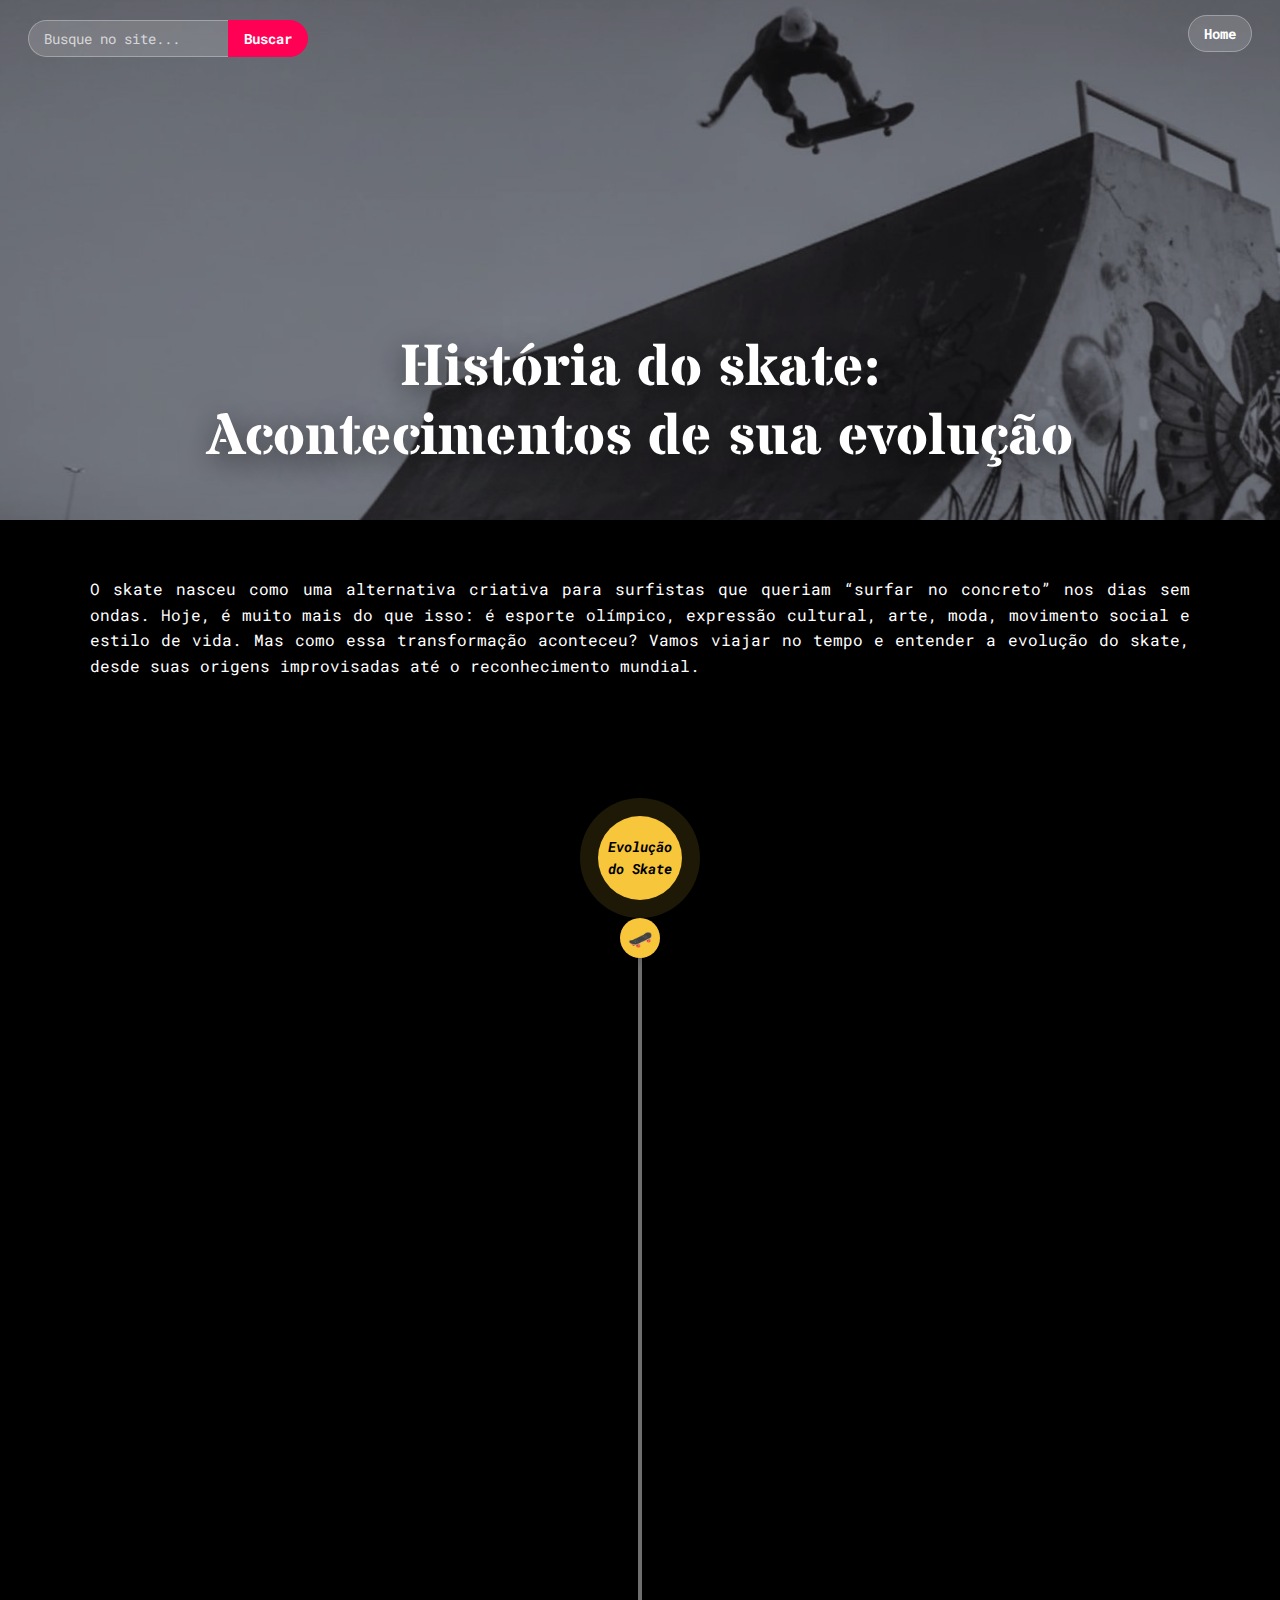
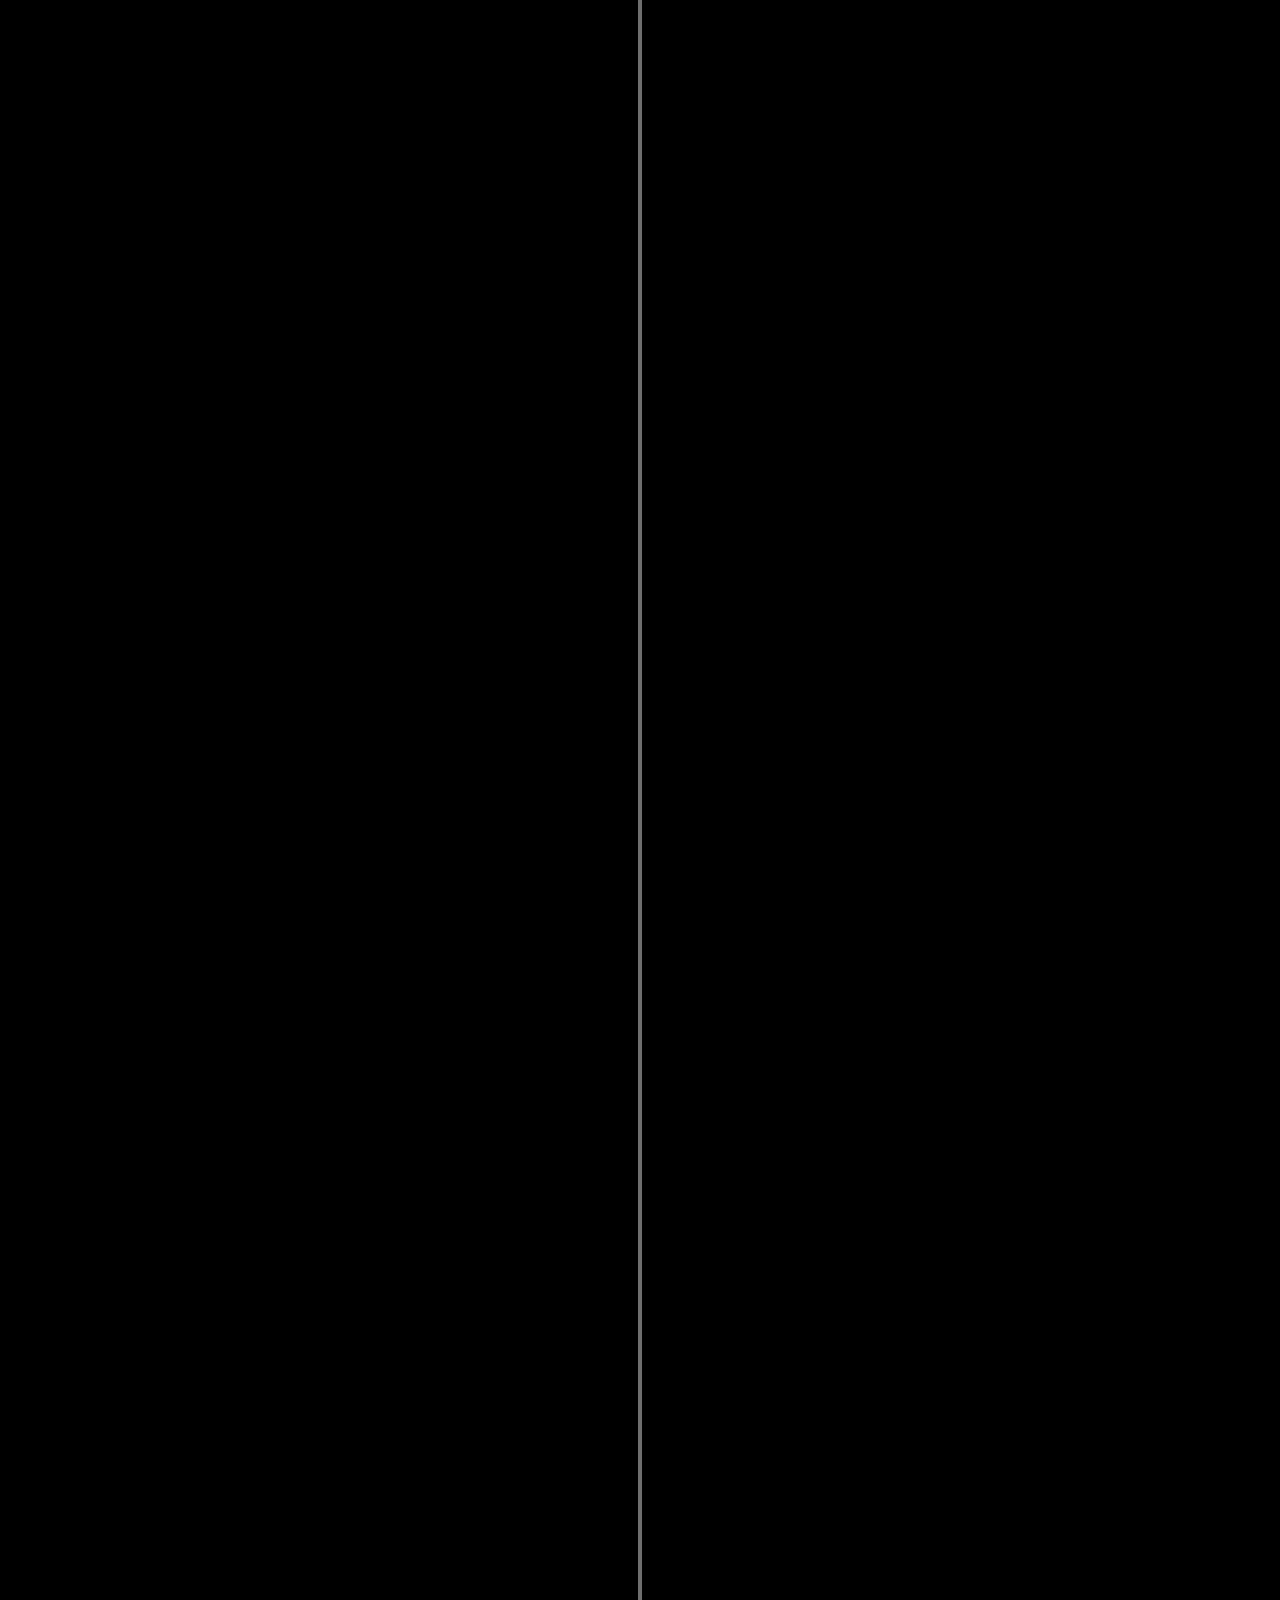
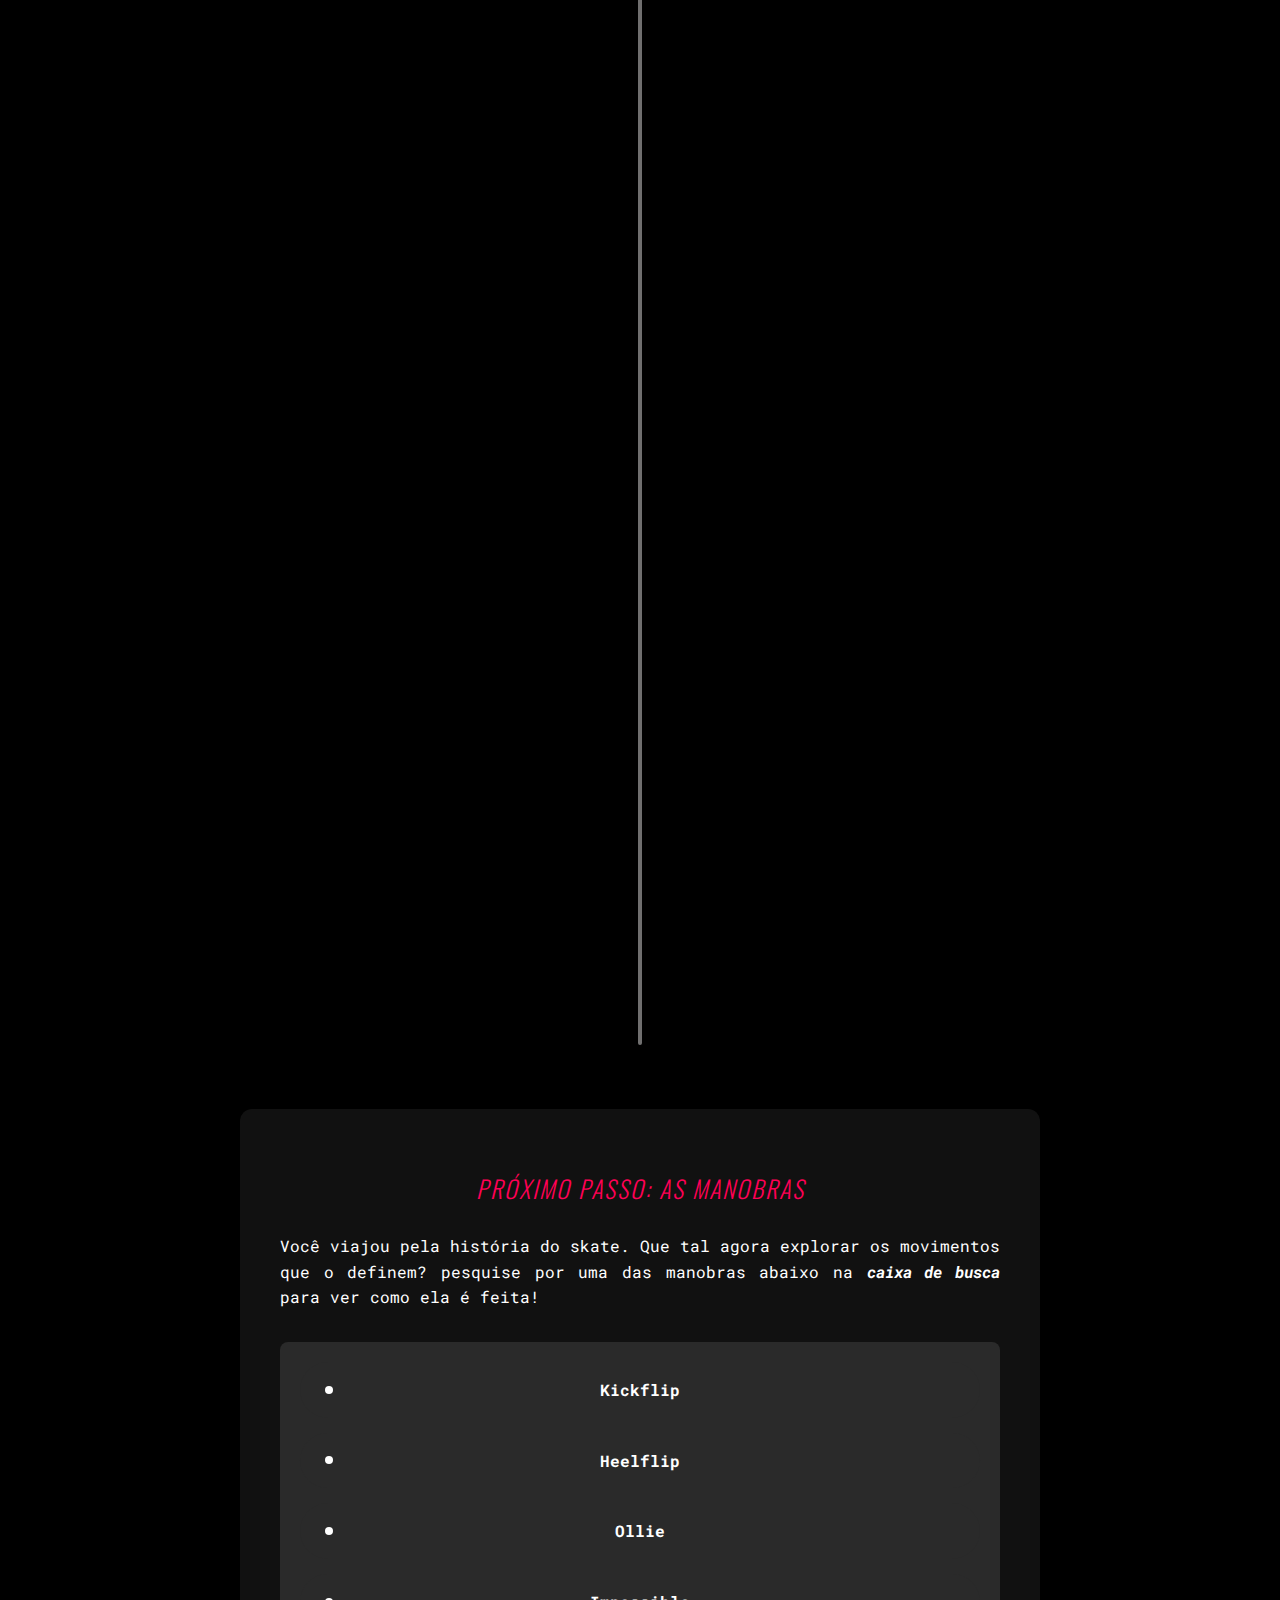
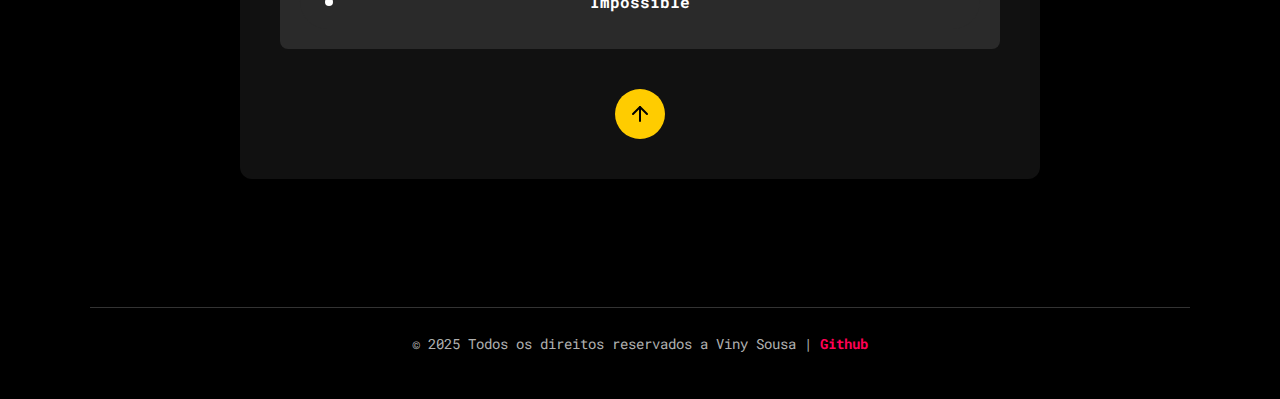
<file: index.html>
<!DOCTYPE html>
<html lang="pt-br">
<head>
    <meta charset="UTF-8">
    <meta name="viewport" content="width=device-width, initial-scale=1.0">
    <link rel="stylesheet" href="style.css">
    <title>Evolução do Skate</title>
</head>
<body>
    <header class="hero">
        <div class="hero-search">
            <input type="search" id="search-input" placeholder="Busque no site...">
            <button id="search-button">Buscar</button>
        </div>
        <div class="hero-home-link">
            <a href="#" id="home-button" class="button-link">Home</a>
        </div>

        <div class="hero-content">
            <h1>História do skate:<br>Acontecimentos de sua evolução</h1>
        </div>
    </header>

    <div class="container">

        <!-- Container para o resultado da busca (inicialmente oculto) -->
        <div id="search-result-container" class="hidden"></div>

        <!-- Conteúdo principal que será ocultado durante a busca -->
        <div id="main-content">
            <main>
                <!-- Parágrafo introdutório  -->
                <section class="intro-section">
                    <p class="intro">O skate nasceu como uma alternativa criativa para surfistas que queriam “surfar no concreto” nos dias sem ondas. Hoje, é muito mais do que isso: é esporte olímpico, expressão cultural, arte, moda, movimento social e estilo de vida. Mas como essa transformação aconteceu? Vamos viajar no tempo e entender a evolução do skate, desde suas origens improvisadas até o reconhecimento mundial.</p>
                </section>
    
                <!-- Timeline e marcadores -->
                <div class="timeline">
                    <div class="timeline-top">
                        <div class="timeline-top-outer">
                            <div class="timeline-top-inner">Evolução do Skate</div>
                        </div>
                    </div>
                    <div class="timeline-line" id="timeline-line"></div>
                    <div class="timeline-marker" id="timeline-marker">🛹</div>
                </div>
    
                <!-- O conteúdo da timeline será inserido aqui pelo script.js -->
                <section class="timeline-section" id="timeline-container"></section>
    
                <!-- Seção de Manobras -->
                <section class="maneuvers-section" id="maneuvers">
                    <div class="maneuvers-card">
                        <h2>Próximo Passo: As Manobras</h2>
                        <p>Você viajou pela história do skate. Que tal agora explorar os movimentos que o definem? pesquise por uma das manobras abaixo na <span class="highlight-text">caixa de busca</span> para ver como ela é feita!</p>
                        <ul>
                            <li>Kickflip</li>
                            <li>Heelflip</li>
                            <li>Ollie</li>
                            <li>Impossible</li>
                        </ul>
                        <button class="scroll-to-top-btn" onclick="window.scrollTo({top: 0, behavior: 'smooth'});" aria-label="Voltar ao topo">
                            <svg xmlns="http://www.w3.org/2000/svg" width="24" height="24" viewBox="0 0 24 24" fill="none" stroke="currentColor" stroke-width="2" stroke-linecap="round" stroke-linejoin="round">
                                <path d="M12 19V5"></path>
                                <path d="m5 12 7-7 7 7"></path>
                            </svg>
                        </button>
                    </div>
                </section>
    
            </main>
        </div>

        <footer>
            <p>&copy; 2025 Todos os direitos reservados a Viny Sousa | <a href="https://github.com/ViinySousa" target="_blank" rel="noopener noreferrer">Github</a></p>
        </footer>
    </div>
    <script src="script.js"></script>
</body>
</html>
</html>
</file>
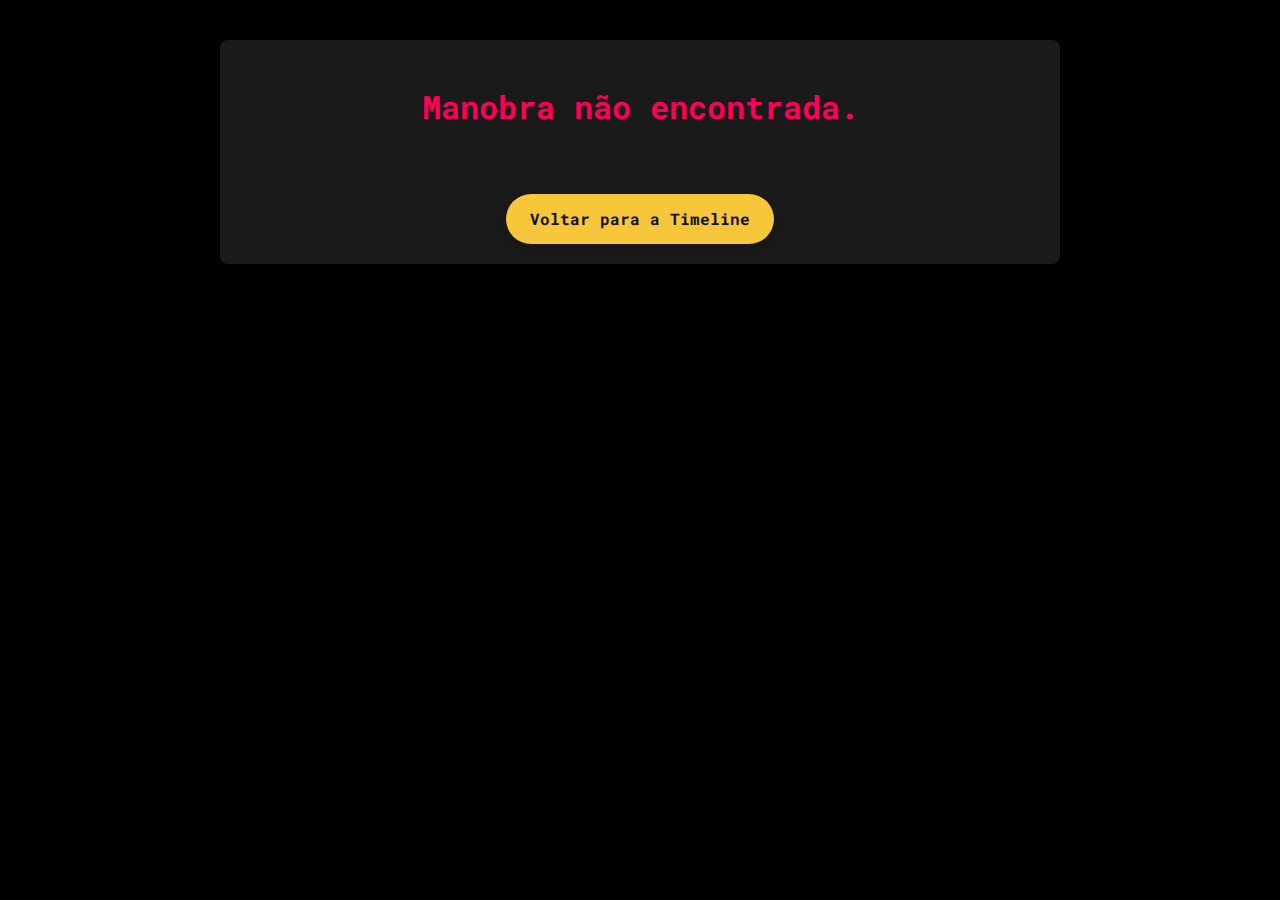
<file: manobra.html>
<!DOCTYPE html>
<html lang="pt-BR">
<head>
    <meta charset="UTF-8">
    <meta name="viewport" content="width=device-width, initial-scale=1.0">
    <title>Detalhes da Manobra</title>
    <link rel="stylesheet" href="style.css"> <!-- Reutilize seu CSS -->
</head>
<body>
    <div id="maneuver-content" class="maneuver-details">
        <!-- O conteúdo será inserido aqui pelo JavaScript -->
        <h1>Carregando...</h1>
    </div>

    <!-- Carrega o script da página de manobras -->
    <script src="manobras.js" defer></script>
</body>
</html>
</file>
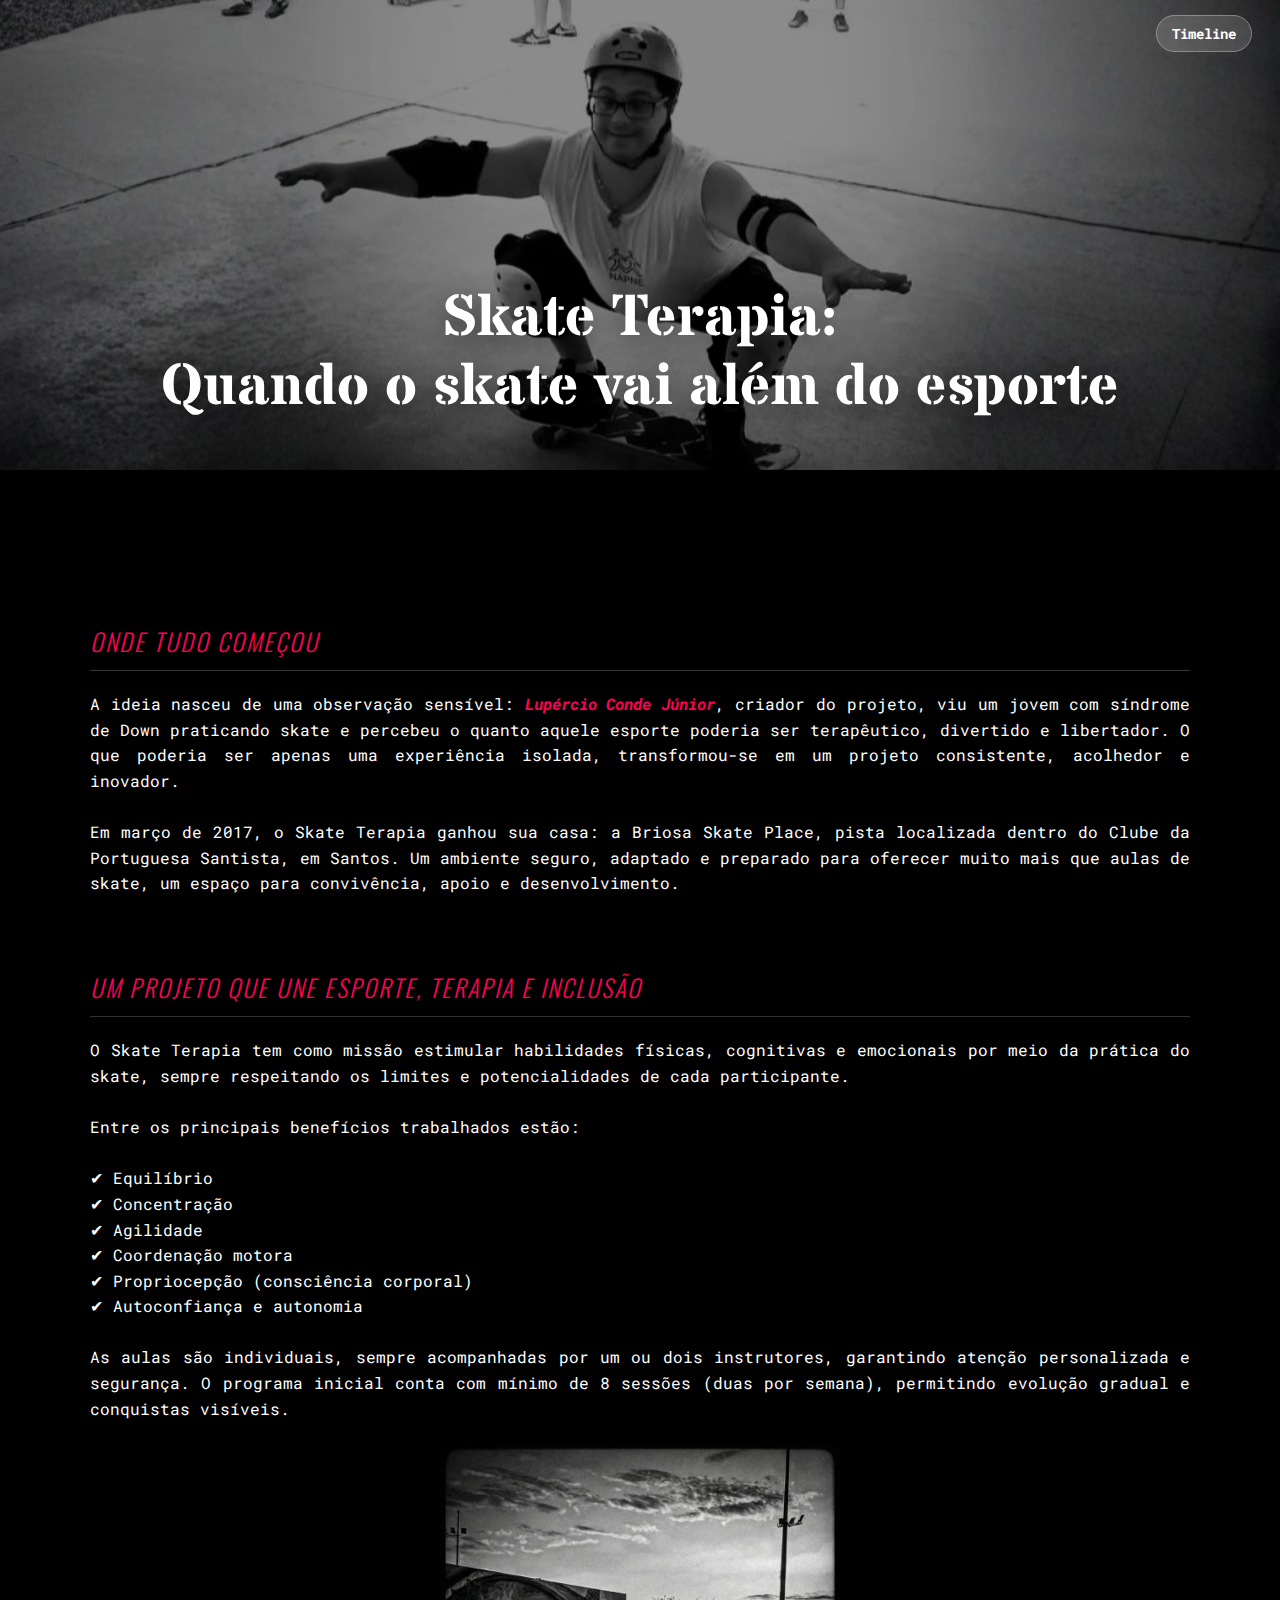
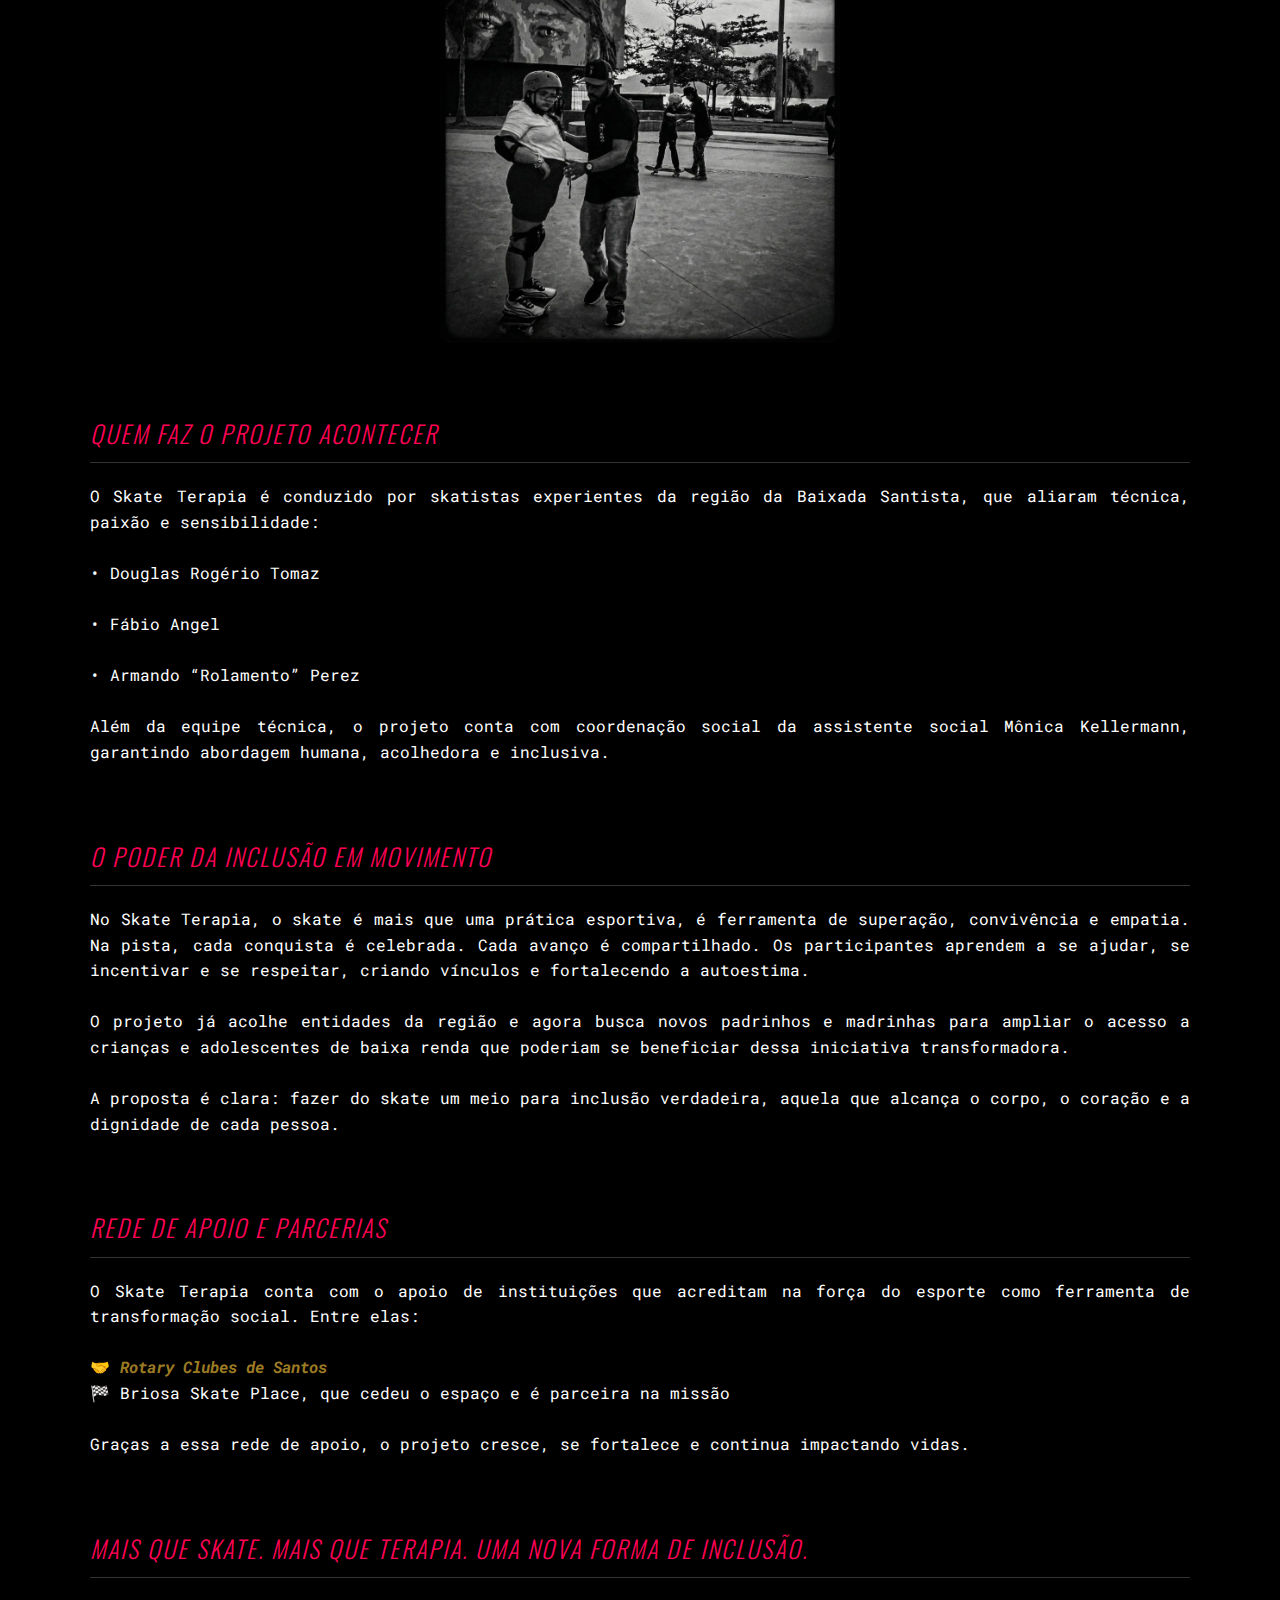
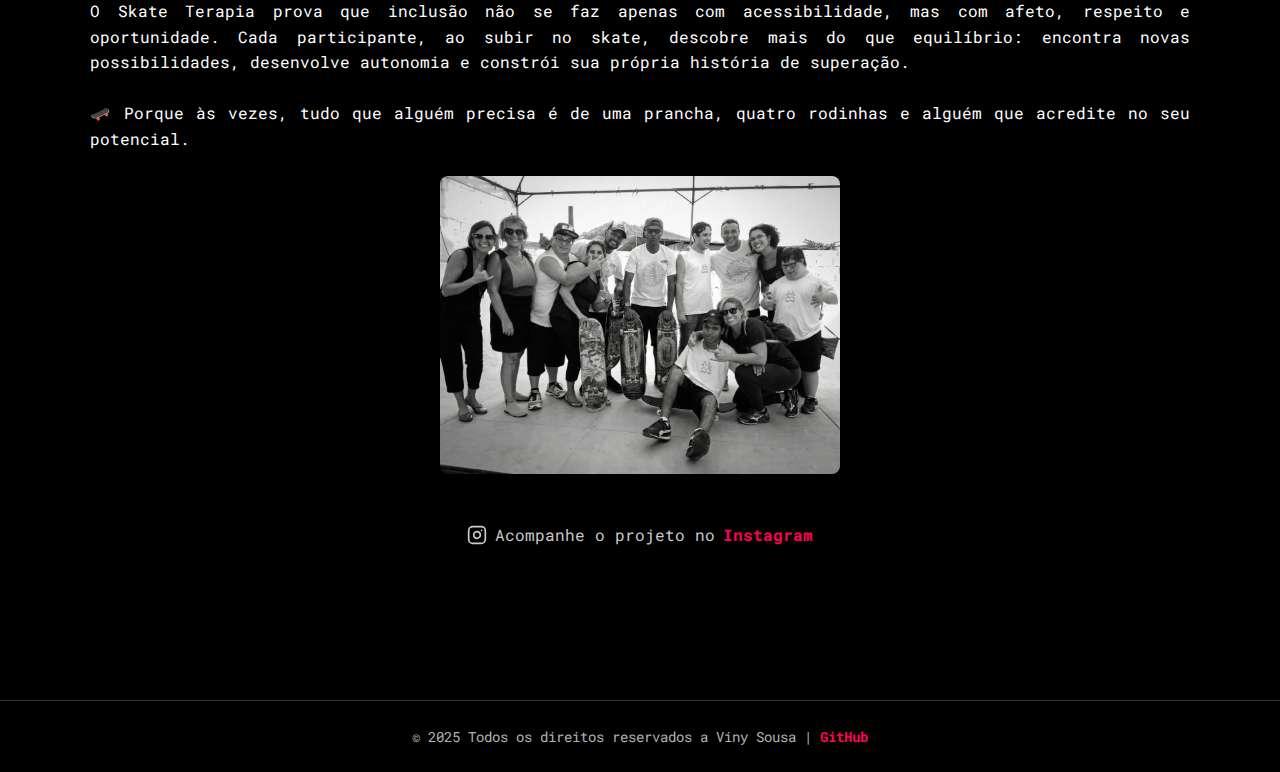
<file: skate-terapia.html>
<!DOCTYPE html>
<html lang="pt-br">
<head>
    <meta charset="UTF-8">
    <meta name="viewport" content="width=device-width, initial-scale=1.0">
    <link rel="stylesheet" href="style.css">
    <title>Skate Terapia - A Evolução do Skate</title>
</head>
<body>
    <!-- Hero da página de artigo -->
    <header class="hero hero-skate-terapia">
        <div class="hero-home-link">
            <a href="index.html">Timeline</a>
        </div>
        <div class="hero-content">
            <h1>Skate Terapia: <br>Quando o skate vai além do esporte</h1>
        </div>
    </header>

    <div class="container">
        <main>
            <!-- O conteúdo do JSON será inserido aqui pelo skate-terapia.js -->
            <article class="article-content" id="skate-terapia-content"> 
                <p class="article-intro">O skate sempre foi sinônimo de liberdade e superação, mas você sabia que ele também pode ser uma poderosa ferramenta terapêutica? Conheça o "Skate Terapia", um movimento que utiliza a prancha e as rodinhas para promover saúde mental, inclusão social e desenvolvimento motor.</p>
            </article>
        </main>
    </div>

    <footer>
        <p>&copy; 2025 Todos os direitos reservados a Viny Sousa | <a href="https://github.com/ViinySousa" target="_blank" rel="noopener noreferrer">GitHub</a></p>
    </footer>

    <!-- Carrega o script externo que renderiza o conteúdo dinamicamente -->
    <script src="skate-terapia.js"></script>
</body>
</html>
</file>
<file: style.css>
/* --- Importação de Fontes Externas --- */
/* Importa as fontes 'Oswald', 'Roboto Mono' e 'Stardos Stencil' do Google Fonts para serem usadas no projeto. */
@import url('https://fonts.googleapis.com/css2?family=Oswald:wght@300&family=Roboto+Mono&family=Stardos+Stencil:wght@700&display=swap');

/* --- Variáveis de Cor (Custom Properties) --- */
/* Define uma paleta de cores centralizada para facilitar a manutenção e garantir consistência no design. */
:root {
    --cor-fundo: #000000; /* Cor de fundo principal (preto) */
    --cor-texto: #FFFFFF;
    --cor-destaque: #FF0055;
    --cor-destaque-hover: #d40047;
    --cor-timeline: #F7C63A;
    --cor-timeline-link: #f7c53aa6;
    --cor-cinza-escuro: #333333;
}

/* --- Estilos Globais e Reset --- */
/* Define estilos base para todo o corpo do documento, garantindo uma aparência consistente. */
body {
    background-color: var(--cor-fundo); /* Fundo principal */
    color: var(--cor-texto); /* Cor do texto padrão */
    font-family: 'Roboto Mono', monospace; /* Fonte para parágrafos */
    line-height: 1.6;
    margin: 0;
    padding: 0;
}

/* --- Layout do Container Principal --- */
/* Cria um container centralizado com largura máxima para o conteúdo principal, mantendo-o legível em telas grandes. */
.container {
    max-width: 1100px;
    margin: 0 auto;
    padding: 20px;
}

/* --- Componente: Botão com Aparência de Link --- */
.button-link { /* Estilo para o botão "Skate Terapia" */
    background-color: rgba(255, 255, 255, 0.15);
    border: 1px solid rgba(255, 255, 255, 0.3);
    color: var(--cor-texto);
    padding: 8px 15px;
    border-radius: 20px;
    font-family: 'Roboto Mono', monospace;
    font-size: 0.9rem;
    text-decoration: none;
    font-weight: bold;
    transition: all 0.3s ease;
}

/* Efeito hover para o botão, mudando a cor de fundo para a cor de destaque. */
.button-link:hover {
    background-color: var(--cor-destaque);
    border-color: var(--cor-destaque);
    color: var(--cor-texto); /* Garante que o texto permaneça branco */
}

/* --- Estilos da Navegação Principal --- */
nav ul {
    list-style: none;
    padding: 0;
    margin: 0;
}

nav ul li {
    display: inline;
    margin: 0 15px;
}

nav a {
    color: var(--cor-destaque); /* Destaque para links */
    text-decoration: none;
    font-weight: bold;
    transition: color 0.3s ease;
}

/* Efeito hover para os links da navegação. */
nav a:hover {
    color: var(--cor-texto); /* Efeito ao passar o mouse */
    text-decoration: underline;
}

/* --- Estilos do Conteúdo Principal --- */
/* --- Conteúdo Principal --- */
main {
    padding: 20px 0;
}

h2 {
    color: var(--cor-destaque); /* Destaque para subtítulos */
    font-family: 'Oswald', sans-serif; /* Estilo Stencil/Display mais fino */
    font-weight: 300; /* Peso leve */
    text-transform: uppercase; /* Caixa Alta */
    letter-spacing: 2px; /* Espaçamento entre letras */
    border-bottom: 1px solid var(--cor-cinza-escuro);
    padding-bottom: 10px;
    font-style: italic; /* Adicionado estilo itálico */
}

/* Justifica o texto dos parágrafos para um alinhamento mais limpo. */
p {
    text-align: justify;
}

/* --- Seção Hero (Banner Principal) --- */
/* --- Hero / Capa --- */
.hero {
    position: relative;
    background-image: url("imagens/skate-capa.jpg");
    background-size: cover;
    background-position: center 20%; /* Ajustado para mostrar mais do topo da imagem (skatista) */
    background-repeat: no-repeat;
    min-height: 520px;
    display: flex;
    align-items: stretch; /* permite que .hero-content ocupe toda a altura */    
}

/* Cria uma sobreposição escura sobre a imagem de fundo do hero para melhorar a legibilidade do texto. */
.hero::before {
    content: "";
    position: absolute;
    inset: 0;
    background: rgba(0,0,0,0.45);
    z-index: 0;
}

/* Container para o conteúdo de texto dentro do hero, posicionado na parte inferior. */
.hero-content {
    position: absolute; /* fixa o bloco no fundo da hero */
    z-index: 1;
    left: 0;
    right: 0;
    bottom: 0; /* posiciona no rodapé */
    max-width: 1200px;
    width: 100%;
    margin: 0 auto;
    padding: 20px 28px 48px; /* top, sides, bottom: h1 ficará próximo ao final */
    box-sizing: border-box;
    text-align: center; /* Centraliza o H1 */
}

/* Estilo para o título principal (H1) no hero. */
.hero h1 {
    margin: 0;
    color: var(--cor-texto);
    font-family: 'Stardos Stencil', cursive;
    font-weight: 700;
    font-size: clamp(1.6rem, 4.5vw, 3.8rem); /* Tamanho da fonte reduzido novamente */
    line-height: 1.2; /* Aumentado para acomodar a quebra de linha */
    text-shadow: 0 8px 30px rgba(0,0,0,0.6);
}

/* Garante que o título H1 tenha um contexto de posicionamento para z-index. */
/* Garantia adicional para que o título fique sempre visível no rodapé */
.hero h1 {
    position: relative;
}

/* Estilos para a navegação interna do hero (não utilizada no layout final, mas presente no código). */
.hero-nav ul {
    list-style: none;
    padding: 0;
    margin: 0;
    display: flex;
    gap: 12px;
    justify-content: center; /* centraliza os links no topo */
}

/* Estilos para os links da navegação do hero. */
.hero-nav a {
    color: var(--cor-texto);
    text-decoration: none;
    background: rgba(0,0,0,0.35);
    padding: 6px 10px; /* menor padding */
    border-radius: 18px;
    font-weight: 600;
    font-size: 0.95rem; /* reduzido conforme solicitado */
}

/* --- Componente: Caixa de Busca no Hero --- */
/* Posiciona a caixa de busca no canto superior esquerdo do hero. */
.hero-search {
    position: absolute;
    top: 20px;
    left: 28px;
    z-index: 2;
    display: flex;
}

/* Estiliza o campo de input da busca. */
.hero-search input[type="search"] {
    background-color: rgba(255, 255, 255, 0.15);
    border: 1px solid rgba(255, 255, 255, 0.3);
    color: var(--cor-texto);
    padding: 8px 15px;
    border-radius: 20px 0 0 20px; /* Bordas arredondadas apenas à esquerda */
    font-family: 'Roboto Mono', monospace;
    font-size: 0.9rem;
    transition: background-color 0.3s ease;
    border-right: none; /* Remove a borda direita para unir ao botão */
    width: 200px; /* Largura inicial */
}

/* Estiliza o texto do placeholder do campo de busca. */
.hero-search input[type="search"]::placeholder {
    color: rgba(255, 255, 255, 0.7);
}

/* Estilo do campo de busca quando está em foco. */
.hero-search input[type="search"]:focus {
    background-color: rgba(0, 0, 0, 0.5);
    outline: none;
}

.hero-search button {
    /* Estiliza o botão de busca. */
    background-color: var(--cor-destaque);
    border: 1px solid var(--cor-destaque);
    color: var(--cor-texto);
    padding: 8px 15px;
    border-radius: 0 20px 20px 0; /* Bordas arredondadas apenas à direita */
    font-family: 'Roboto Mono', monospace;
    font-size: 0.9rem;
    cursor: pointer;
    transition: background-color 0.3s ease;
    font-weight: bold;
}

/* Efeito hover para o botão de busca. */
.hero-search button:hover {
    background-color: var(--cor-destaque-hover); /* Tom mais escuro de rosa no hover */
}

/* Ajusta a borda do botão quando o input ao lado está em foco, para manter a consistência visual. */
.hero-search input[type="search"]:focus + button {
    border-color: rgba(255, 255, 255, 0.3); /* Mantém a borda do botão consistente com o foco do input */
}

/* --- Componente: Botão "Home" no Hero --- */
/* Posiciona o link "Home" no canto superior direito do hero. */
.hero-home-link {
    position: absolute;
    top: 20px;
    right: 28px;
    z-index: 2;
}

/* Estiliza o link "Home" para parecer um botão. */
.hero-home-link a { /* Estilo separado para o botão "Home" */
    background-color: rgba(255, 255, 255, 0.15);
    border: 1px solid rgba(255, 255, 255, 0.3);
    color: var(--cor-texto);
    padding: 8px 15px;
    border-radius: 20px;
    font-family: 'Roboto Mono', monospace;
    font-size: 0.9rem;
    text-decoration: none;
    font-weight: bold;
    transition: all 0.3s ease;
}

/* Efeito hover para o botão "Home". */
.hero-home-link a:hover {
    background-color: var(--cor-destaque);
    border-color: var(--cor-destaque);
}

/* --- Media Query para Telas Pequenas (Responsividade) --- */
/* Ajusta o layout para telas com largura máxima de 700px. */
@media (max-width: 700px) {
    .hero {
        min-height: 420px; /* Ajusta a altura do hero */
    }
    .hero h1 {
        font-size: clamp(1.6rem, 8vw, 2.4rem); /* Ajusta o tamanho da fonte do título */
    }
    .container {
        padding: 16px; /* Ajusta o padding do container principal */
    }
    .hero-search {
        left: 16px;
        top: 16px;
        width: calc(100% - 95px); /* Ajusta a largura para dar espaço ao menu */
    }
    
    /* Esconde os botões originais em telas menores */
    .hero-home-link {
        right: 16px;
        top: 16px;
    }
}

/* --- Estilos da Timeline --- */
/* Container principal da timeline, posicionado de forma relativa para servir de referência para seus filhos. */
.timeline {
    position: relative;
    margin: 120px auto 48px; /* Aumentei a margem superior para empurrar a timeline para baixo */
    width: 140px;
    pointer-events: none;
    z-index: 50; /* Garante que a timeline fique sobre outros elementos */
}
/* --- Estilos para o "Modo de Busca Ativo" --- */

body.search-active .hero {
    min-height: 80px; /* Reduz a altura para criar uma "barra" */
    background-position: center 74%; /* Ajusta a imagem de fundo */
    background-image: url("imagens/skate-capa02.jpg"); /* Nova imagem para o modo de busca */
}

/* Esconde o conteúdo do hero (título H1) quando a busca está ativa. */
body.search-active .hero-content {
    display: none;
}

/* Esconde a seção de introdução (se houver) quando a busca está ativa. */
body.search-active .intro-section {
    display: none;
}

/* Esconde o topo da timeline (círculo com texto) quando a busca está ativa. */
body.search-active .timeline-top { /* Oculta o título "Evolução do Skate" da timeline */
    display: none;
}

/* Sobe a timeline para perto do topo quando a busca está ativa. */
body.search-active .timeline {
    margin-top: 40px;
}

/* Esconde a linha e o marcador da timeline quando a busca está ativa, mostrando apenas o resultado. */
body.search-active .timeline-line,
body.search-active .timeline-marker {
    display: none;
}

/* --- Componentes da Timeline --- */

/* Estilo do topo da timeline (círculo amarelo com texto). */
.timeline-top {
    display: flex;
    justify-content: center;
    margin-bottom: 8px;
}

.timeline-top-outer{
    width: 120px;
    height: 120px;
    border-radius: 50%;
    background: rgba(245, 205, 48, 0.12);
    display: flex;
    align-items: center;
    justify-content: center;
}

.timeline-top-inner{
    width: 84px;
    height: 84px;
    border-radius: 50%;
    background: var(--cor-timeline);
    display:flex;
    align-items:center;
    justify-content:center;
    color: #000;
    font-weight:700;
    text-align:center;
    font-style: italic;
    font-size:14px;
    pointer-events: auto;
}

/* A linha vertical central da timeline. */
.timeline-line{
    position: absolute;
    left: 50%;
    transform: translateX(-50%);
    top: auto;
    height: auto;
    width: 4px;
    background: rgba(255, 253, 253, 0.438); /* Cor da linha com 60% de opacidade */
    border-radius: 2px;
}

/* O marcador circular que se move ao longo da linha da timeline. */
.timeline-marker{
    position: absolute;
    left: 50%;
    transform: translate(-50%, 0);
    width: 40px;
    height: 40px;
    border-radius: 50%;
    background: var(--cor-timeline);
    display:flex;
    align-items:center;
    justify-content:center;
    color:#004d00;
    font-size:20px;
    box-shadow: 0 4px 8px rgba(0,0,0,0.12);    
    transition: none; /* O movimento será controlado 100% pelo JS */
    pointer-events: none;
    top: 120px; /* Posição inicial: Alinhado com o fim do círculo superior (que tem 120px de altura) */
}

/* --- Layout do Conteúdo da Timeline --- */
/* Seção que envolve todos os itens da timeline. */
.timeline-section{
    max-width: 1200px;
    margin: 0 auto;
    padding: 48px 24px;
}

/* Estilo base para cada item (evento) da timeline. */
.timeline-item{
    display: block;
    width: calc(60% - 100px);
    max-width: 720px;
    padding: 22px 28px;
    box-sizing: border-box;
    opacity: 0;
    transform: translateY(20px) translateX(0);
    transition: all 0.6s cubic-bezier(.2,.9,.3,1);
}

/* Alinha os itens da esquerda para a esquerda. */
.timeline-item.left{
    margin-left: 0;
    margin-right: auto;
    text-align: left;
}

/* Alinha os itens da direita para a direita. */
.timeline-item.right{
    margin-left: auto;
    margin-right: 0;
    text-align: right;
}

/* Ajuste para que os parágrafos ocupem melhor o espaço disponível */
.timeline-item.right p {
    text-align: right;
}

/* Ajuste para que o parágrafo siga o alinhamento do container à esquerda */
.timeline-item.left p {
    text-align: left;
}

/* Classe adicionada via JavaScript quando o item entra na tela, tornando-o visível com uma animação. */
.timeline-item.in-view{
    opacity: 1;
    transform: translateY(0) translateX(0) scale(1.02);
    will-change: transform, opacity;
}

/* Estilo do título dentro de um item da timeline. */
.timeline-item h2{ 
    margin-top: 0;
    font-size: 1.25rem;
    line-height: 1.25;
    margin-bottom: 8px;
    letter-spacing: 1px;
}

/* Estilo do parágrafo de introdução dentro de um item da timeline. */
.timeline-item .intro{
    font-size: 1.05rem;
}

/* --- Media Query para Telas Médias (Responsividade da Timeline) --- */
@media (max-width: 900px){
    /* Em telas menores, a timeline se torna um layout de bloco único, vertical. */
    .timeline {
        position: relative;
        left: auto;
        transform: none;
        width: auto;
        top: 0;
        margin: 18px 0 0 0;
        pointer-events: auto;
    }
    /* Esconde a linha e o marcador em telas menores (exceto no modo de busca) para simplificar o layout. */
    body:not(.search-active) .timeline-line,
    body:not(.search-active) .timeline-marker {
        display: none;
    }    
    .timeline-item{ width: 100%; text-align: left; }
}
/* --- Estilos Específicos para a Página "Skate Terapia" --- */

/* --- Hero da página Skate Terapia --- */
.hero-skate-terapia {
    background-image: url("imagens/capa-skate-terapia.jpg");
    min-height: 470px; /* Altura um pouco menor que a principal */
    background-position: center 95%; /* Sobe um pouco a imagem de fundo */
}

/* --- Estilos para a Página de Artigo (Skate Terapia) --- */
/* Cabeçalho fixo para páginas de artigo. */

.page-header {
    background-color: var(--cor-cinza-escuro);
    padding: 16px 0;
    border-bottom: 2px solid var(--cor-destaque);
}

/* Container do conteúdo do cabeçalho da página. */
.page-header-content {
    max-width: 1100px;
    margin: 0 auto;
    padding: 0 20px;
    display: flex;
    justify-content: flex-end; /* Alinha o link à direita */
}

/* Estilo do link "Home" no cabeçalho da página de artigo. */
.page-header .home-link {
    color: var(--cor-texto);
    text-decoration: none;
    font-weight: bold;
    font-family: 'Roboto Mono', monospace;
    padding: 8px 15px;
    border: 1px solid var(--cor-texto);
    border-radius: 20px;
    transition: all 0.3s ease;
}

/* Efeito hover para o link "Home". */
.page-header .home-link:hover {
    background-color: var(--cor-destaque);
    border-color: var(--cor-destaque);
    color: var(--cor-texto);
}

.article-content {
    padding: 40px 0; /* Espaçamento do conteúdo do artigo */
}

/* Estilo para o parágrafo introdutório do artigo. */
.article-content .article-intro {
    font-size: 1.1rem;
    color: rgba(255, 255, 255, 0.9);
    text-align: center;
    max-width: 800px;
    margin: 0 auto 40px;
    font-style: italic;
}

/* Espaçamento entre parágrafos no artigo. */
.article-content p {
    margin-bottom: 1.5em; /* Espaçamento entre parágrafos */
}

/* Espaçamento acima dos subtítulos (H2) no artigo. */
.article-content h2 {
    margin-top: 3em; /* Adiciona um respiro (espaçamento) acima de cada subtítulo */
}

/* Estilo para links de parceria específicos dentro do artigo. */
.article-content p a.link-parceria,
.article-content p a.link-parceria:visited {
    color: #f7c53aa6; /* Cor dourada específica solicitada */
}

/* Estilo para imagens dentro do conteúdo do artigo. */
/* Estilo para imagens dentro do artigo */
.article-image, .skate-therapy-img {
    max-width: 500px; /* Define uma largura máxima para a imagem */
    width: 100%; /* Garante que a imagem seja responsiva */
    height: auto;     /* Mantém a proporção da imagem */
    display: block;   /* Remove espaços extras abaixo da imagem */
    margin: 1em auto 3em; /* Espaçamento vertical e centralização horizontal */
    border-radius: 8px; /* Bordas arredondadas */
    box-shadow: 0 8px 25px rgba(0, 0, 0, 0.5); /* Sombra para dar profundidade */
}

/* Estilo para o link de rede social no final do artigo. */
/* Estilo para o link de rede social no final da página Skate Terapia */
.social-link {
    display: flex;
    align-items: center;
    justify-content: center;
    gap: 8px; /* Espaço entre o ícone e o texto */
    margin-top: 2em;
    font-size: 1rem;
    text-align: center;
    color: rgba(255, 255, 255, 0.8);
}

/* Estilo específico para uma imagem na página Skate Terapia, para controle de tamanho. */
/* Estilo específico para a imagem da página Skate Terapia para controle de tamanho */
.skate-therapy-img {
    max-width: 400px; /* Largura máxima reduzida para esta imagem específica */
}

/* --- Estilos do Rodapé --- */
footer {
    text-align: center;
    padding: 24px 0;
    margin-top: 48px;
    border-top: 1px solid var(--cor-cinza-escuro); /* Linha de separação */
    color: rgba(255, 255, 255, 0.7); /* Branco com leve transparência para sutileza */
    font-size: 0.9rem;
}

footer p {
    margin: 0; /* Remove margem padrão do parágrafo */
    text-align: center; /* Garante a centralização do texto no rodapé */

}

/* --- Estilos Globais para Links de Conteúdo --- */
/* Estilo para links dentro dos itens da timeline e resultados de busca. */
.timeline-item p a,
.timeline-item p a:visited,
.search-result-view p a,
.search-result-view p a:visited {
    color: var(--cor-timeline-link); /* Cor dourada */
    text-decoration: none;
    font-weight: bold;
    transition: color 0.3s ease;
}

/* Efeito hover para esses links. */
.timeline-item p a:hover,
.search-result-view p a:hover {
    color: var(--cor-texto);
    text-decoration: underline;
}

/* Ajuste para um botão-link que esteja dentro de um parágrafo na timeline. */
/* Ajuste para o botão-link dentro de um parágrafo */
.timeline-item p .button-link {
    display: inline-block; /* Permite aplicar margens e padding sem quebrar a linha */
    margin-top: 10px; /* Adiciona um espaço acima do botão */
}

/* Estilos para links no conteúdo do artigo e no rodapé. */
/* Estilos para links no conteúdo do artigo e rodapé */
.article-content p a,
.article-content p a:visited,
footer a,
footer a {
    color: var(--cor-destaque); /* Cor rosa para destaque */
    text-decoration: none;
    font-weight: bold;
    transition: color 0.3s ease;
}

/* Efeito hover para esses links. */
.article-content p a:hover,
footer a:hover {
    color: var(--cor-texto);
    text-decoration: underline;
}

/* --- Seção de Manobras --- */
/* Estilo geral para a seção que apresenta as manobras. */
.maneuvers-section {
    text-align: center;
    padding: 60px 20px;
    margin-top: 40px;
}

/* Card que contém o conteúdo da seção de manobras. */
.maneuvers-card {
    background-color: #111111; /* Fundo cinza muito escuro */
    border-radius: 12px; /* Bordas arredondadas suaves */
    padding: 40px; /* Padding generoso */
    max-width: 800px; /* Largura máxima */
    margin: 0 auto; /* Centralização horizontal */
    box-sizing: border-box;
}

/* Ajuste no título H2 dentro do card de manobras. */
.maneuvers-card h2 {
    border-bottom: none; /* Remove a linha do h2 padrão */
    margin-bottom: 1rem;
}

/* Espaçamento para o parágrafo dentro do card. */
.maneuvers-card p {
    margin-bottom: 2rem; /* Espaçamento abaixo do parágrafo */
}

/* Classe para destacar um texto específico dentro do card. */
.maneuvers-card .highlight-text {
    font-weight: bold;
    font-style: italic;
}

.maneuvers-card ul {
    background-color: #2a2a2a; /* Fundo cinza escuro para a lista */
    border-radius: 8px; /* Bordas arredondadas para o bloco da lista */
    padding: 20px; /* Padding interno ajustado */
    list-style: none; /* Remove o bullet padrão */
    margin: 0 auto 2.5rem; /* Centraliza e adiciona margem inferior */
    display: flex;
    flex-direction: column;
    gap: 15px; /* Espaçamento entre os itens */
}

/* Estilo para cada item da lista de manobras (formato de pílula). */
.maneuvers-card li {
    background-color: #2a2a2a; /* Fundo cinza escuro */
    border-radius: 50px; /* Bordas totalmente arredondadas (pílula) */
    padding: 15px 20px; /* Espaçamento vertical confortável */
    color: var(--cor-texto);
    font-weight: bold; /* Texto em negrito */
    position: relative; /* Necessário para o posicionamento dos pseudo-elementos */
    display: flex;
    justify-content: center; /* Centraliza o texto horizontalmente */
    align-items: center;
    cursor: help; /* Mantém o cursor de ajuda */
    overflow: hidden; /* Esconde o efeito de preenchimento fora dos limites */
    transition: color 0.4s ease-in-out;
    z-index: 1;
}

/* Cria uma bolinha branca customizada no início de cada item da lista. */
.maneuvers-card li::before {
    content: '';
    position: absolute;
    left: 25px; /* Posição fixa à esquerda */
    top: 50%;
    transform: translateY(-50%);
    width: 8px;
    height: 8px;
    background-color: white;
    border-radius: 50%;
    z-index: 2; /* Garante que a bolinha fique sobre o efeito de sweep */
}

/* Garante que o texto permaneça branco no hover para contraste. */
.maneuvers-card li:hover {
    color: var(--cor-texto); /* Mantém o texto branco para melhor contraste com o magenta */
}

/* Pseudo-elemento usado para criar o efeito de preenchimento no hover. */
.maneuvers-card li::after {
    content: '';
    position: absolute;
    top: 0;
    left: 0;
    width: 0;
    height: 100%;
    background-color: var(--cor-destaque); /* Usa a cor magenta da paleta */
    transition: width 0.4s ease-in-out;
    z-index: -1; /* Coloca o efeito atrás do texto e da bolinha */
}

/* No hover, a largura do pseudo-elemento 'after' expande para 100%, criando a animação. */
.maneuvers-card li:hover::after {
    width: 100%; /* Expande o fundo no hover */
}

/* --- Componente: Botão "Voltar ao Topo" --- */
.scroll-to-top-btn {
    background-color: #ffcc00; /* Fundo amarelo mostarda */
    border: none;
    width: 50px; /* Largura e altura iguais para um círculo */
    height: 50px;
    border-radius: 50%; /* Círculo perfeito */
    cursor: pointer;
    display: flex;
    align-items: center;
    justify-content: center;
    margin: 0 auto; /* Centraliza o botão */
    transition: transform 0.3s ease, box-shadow 0.3s ease;
}

/* Estilo do ícone SVG dentro do botão. */
.scroll-to-top-btn svg {
    stroke: #000000; /* Ícone da seta preto */
}

/* Efeito de hover para o botão "Voltar ao Topo". */
.scroll-to-top-btn:hover {
    transform: scale(1.1); /* Aumenta levemente no hover */
    box-shadow: 0 0 15px rgba(255, 204, 0, 0.6); /* Adiciona um brilho */
}

/* --- Estilos para a Página de Detalhes da Manobra --- */
/* Container principal para os detalhes de uma manobra específica. */
.maneuver-details {
    max-width: 800px;
    margin: 40px auto;
    padding: 20px;
    background-color: #1a1a1a;
    border-radius: 8px;
    text-align: center;
}

/* Container para o vídeo do YouTube, mantendo a proporção 16:9. */
.video-container {
    position: relative;
    padding-bottom: 56.25%; /* Proporção 16:9 */
    height: 0;
    overflow: hidden;
    max-width: 90%;
    margin: 20px auto 0;
}

/* Faz o iframe do vídeo preencher totalmente o container. */
.video-container iframe {
    position: absolute;
    top: 0;
    left: 0;
    width: 100%;
    height: 100%;
}

/* Estilo do título na página de detalhes da manobra. */
.maneuver-details h1 {
    color: var(--cor-destaque);
}

/* Estilo do link "Voltar" na página de detalhes da manobra. */
.back-link {
    display: inline-block;
    margin-top: 40px;
    padding: 12px 24px;
    background-color: var(--cor-timeline);
    color: #111;
    border-radius: 30px;
    text-decoration: none;
    font-weight: bold;
    transition: all 0.3s ease;
    box-shadow: 0 4px 15px rgba(0, 0, 0, 0.2);
}

/* Efeito hover para o link "Voltar". */
.back-link:hover {
    background-color: var(--cor-destaque);
    color: var(--cor-texto);
    transform: scale(1.05) translateY(-2px);
    box-shadow: 0 6px 20px rgba(255, 0, 85, 0.4);
}

/* --- Estilos para a Visualização do Resultado da Busca --- */
/* Container que aparece para mostrar o resultado de uma busca. */
.search-result-view {
    padding: 40px 20px;
    margin: 40px auto;
    max-width: 800px;
    background-color: #111;
    border-radius: 12px;
    text-align: center;
    animation: fadeIn 0.5s ease-in-out;
}

/* Título do resultado da busca. */
.search-result-view h1 {
    color: var(--cor-destaque);
    font-family: 'Stardos Stencil', cursive;
    font-size: 2rem;
    margin-bottom: 1rem;
}

/* Parágrafo do resultado da busca. */
.search-result-view p {
    text-align: center;
    font-size: 1.1rem;
    line-height: 1.7;
}

/* --- Classes Utilitárias --- */
/* Classe genérica para ocultar elementos de forma forçada. */
.hidden {
    display: none !important;
}

/* --- Animações (Keyframes) --- */
/* Animação simples de fade-in para fazer elementos aparecerem suavemente. */
@keyframes fadeIn {
    from { opacity: 0; transform: translateY(10px); }
    to { opacity: 1; transform: translateY(0); }
}
</file>
